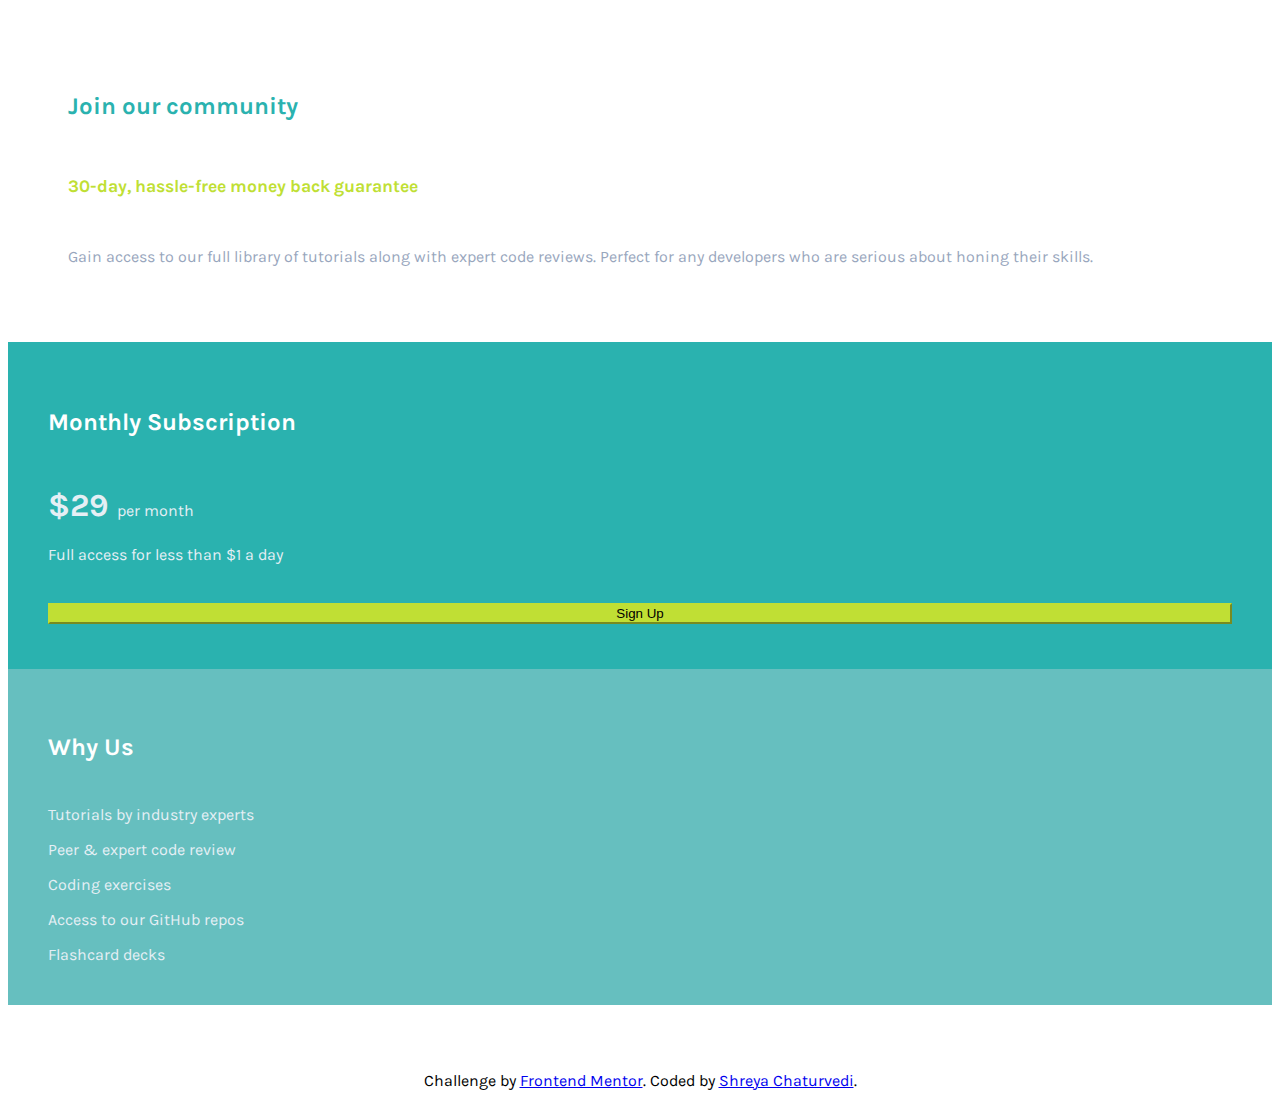
<file: self/practise/single-price-grid-component-master/index.html>
<!DOCTYPE html>
<html lang="en">

<head>
  <meta charset="UTF-8">
  <!-- <meta name="viewport" content="width=device-width, initial-scale=1.0"displays site properly based on user's device -->
 <!-- Google Fonts -->
  <link rel="preconnect" href="https://fonts.gstatic.com">
  <link href="https://fonts.googleapis.com/css2?family=Karla:wght@400;700&display=swap" rel="stylesheet">
  <!-- Images -->
  <link rel="icon" type="image/png" sizes="32x32" href="./images/favicon-32x32.png">
  <!-- Styling -->
  <link href="https://cdn.jsdelivr.net/npm/bootstrap@5.0.1/dist/css/bootstrap.min.css" rel="stylesheet" integrity="sha384-+0n0xVW2eSR5OomGNYDnhzAbDsOXxcvSN1TPprVMTNDbiYZCxYbOOl7+AMvyTG2x" crossorigin="anonymous">
  <link rel="stylesheet" href="css/styles.css">
  <!-- Bootstrap scripts -->
  <script src="https://cdn.jsdelivr.net/npm/bootstrap@5.0.1/dist/js/bootstrap.bundle.min.js" integrity="sha384-gtEjrD/SeCtmISkJkNUaaKMoLD0//ElJ19smozuHV6z3Iehds+3Ulb9Bn9Plx0x4" crossorigin="anonymous"></script>
  <script src="https://cdn.jsdelivr.net/npm/@popperjs/core@2.9.2/dist/umd/popper.min.js" integrity="sha384-IQsoLXl5PILFhosVNubq5LC7Qb9DXgDA9i+tQ8Zj3iwWAwPtgFTxbJ8NT4GN1R8p" crossorigin="anonymous"></script>
  <script src="https://cdn.jsdelivr.net/npm/bootstrap@5.0.1/dist/js/bootstrap.min.js" integrity="sha384-Atwg2Pkwv9vp0ygtn1JAojH0nYbwNJLPhwyoVbhoPwBhjQPR5VtM2+xf0Uwh9KtT" crossorigin="anonymous"></script>
  <title>Frontend Mentor | Single Price Grid Component</title>
</head>

<body>
   <div class="container-lg container-md container-sm border rounded shadow-lg p-3 mb-5 bg-white rounded">
    <div class="row">
      <div class="col-lg-12 col-sm-12 sections" id="join_community">
        <h3 class="first_heading">Join our community</h3>
        <h6 class="second_heading">30-day, hassle-free money back guarantee</h6>
        <p class="section_text">Gain access to our full library of tutorials along with expert code reviews.
        Perfect for any developers who are serious about honing their skills.</p>
      </div>
      <div class="col-lg-6 sections" id="subscription">
        <h3 class="second_heading">Monthly Subscription</h3>
        <p class="section_text"><span class="price">&dollar;29 </span>per month</p>
        <p class="section_text">Full access for less than &dollar;1 a day</p>
        <button type="button" name="button" class="btn btn-primary btn-lg btn-block">Sign Up</button>
      </div>
      <div class="col-lg-6 sections" id="why_us">
        <h3 class="second_heading">Why Us</h3>
        <p class="section_text">Tutorials by industry experts</p>
        <p class="section_text">Peer &amp; expert code review</p>
        <p class="section_text">Coding exercises</p>
        <p class="section_text">Access to our GitHub repos</p>
        <p class="section_text">Flashcard decks</p>
      </div>
    </div>

    <footer>
      <p class="attribution section_text">
        Challenge by <a href="https://www.frontendmentor.io?ref=challenge" target="_blank">Frontend Mentor</a>.
        Coded by <a href="#">Shreya Chaturvedi</a>.
      </p>
    </footer>

</div>
</body>

</html>
</file>
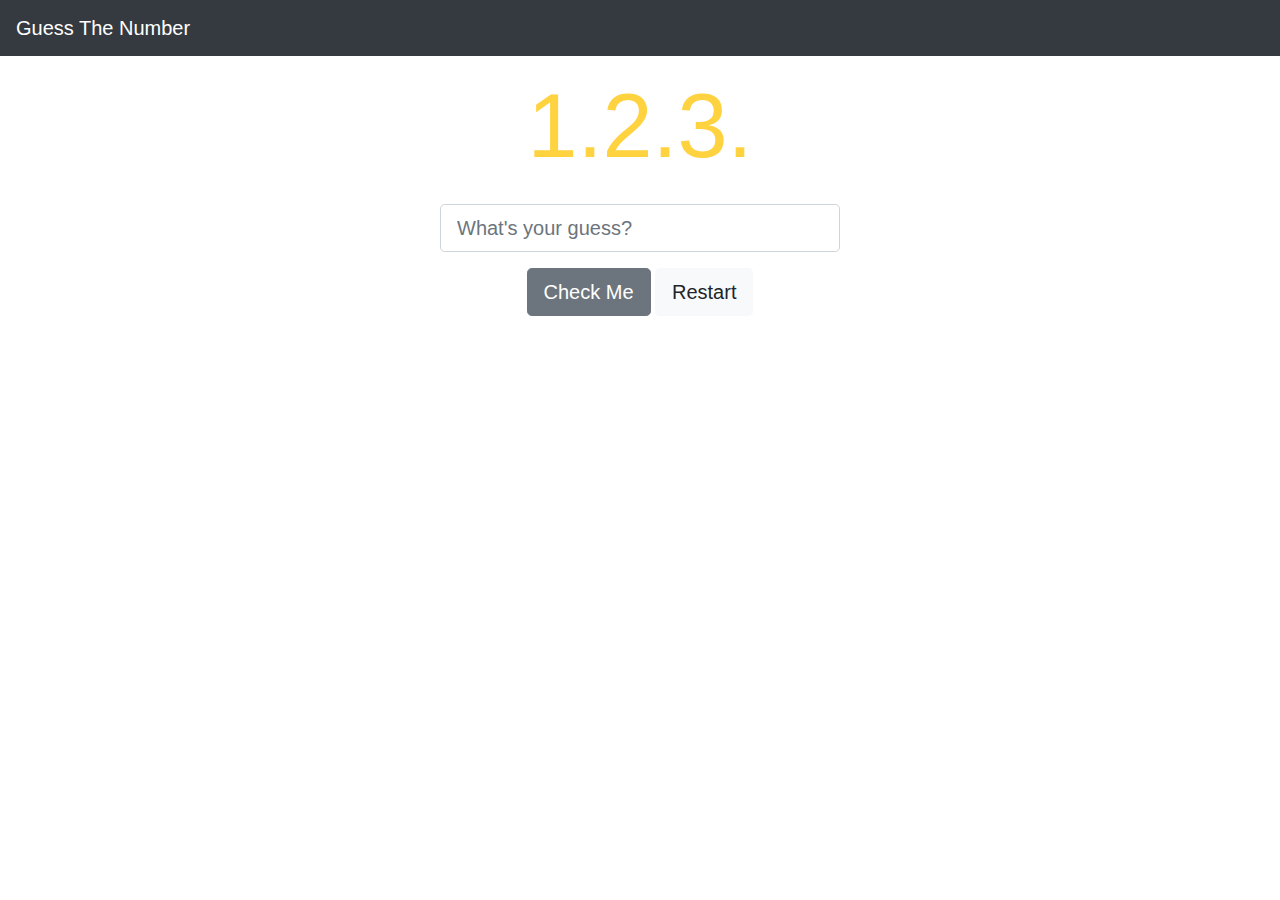
<file: self/Clever/JavaScriptCrashCourse/Guess-The-NumberExercise/index.html>
<!DOCTYPE html>
<html>
<head>
    <title>Guess The Number</title>
    <link rel="stylesheet" href="https://stackpath.bootstrapcdn.com/bootstrap/4.3.1/css/bootstrap.min.css" integrity="sha384-ggOyR0iXCbMQv3Xipma34MD+dH/1fQ784/j6cY/iJTQUOhcWr7x9JvoRxT2MZw1T" crossorigin="anonymous">
    <link rel="stylesheet" type="text/css" href="style.css">
    <script src="script.js"></script>
</head>
<body class="text-center">
    <nav class="navbar navbar-dark bg-dark">
        <!-- Navbar content -->
        <a class="navbar-brand" href="#">Guess The Number</a>
    </nav>
    <main>
        <h1 class="banner p-3">1.2.3.</h1>
        <div class="form-group ">
            <input id="number-guess" class="form-control form-control-lg" type="number" placeholder="What's your guess?">
        </div>
        <div id="result">
            <!-- This is where the result will be-->
        </div>
        <button type="button" id="number-submit" class="btn btn-lg btn-secondary">Check Me</button>
        <button type="button" id="restart-game" class="btn btn-lg btn-light">Restart</button>
        <div id="history">
            <!-- This is where the guess history will be-->
        </div>
    </main>
</body>
</html>
</file>
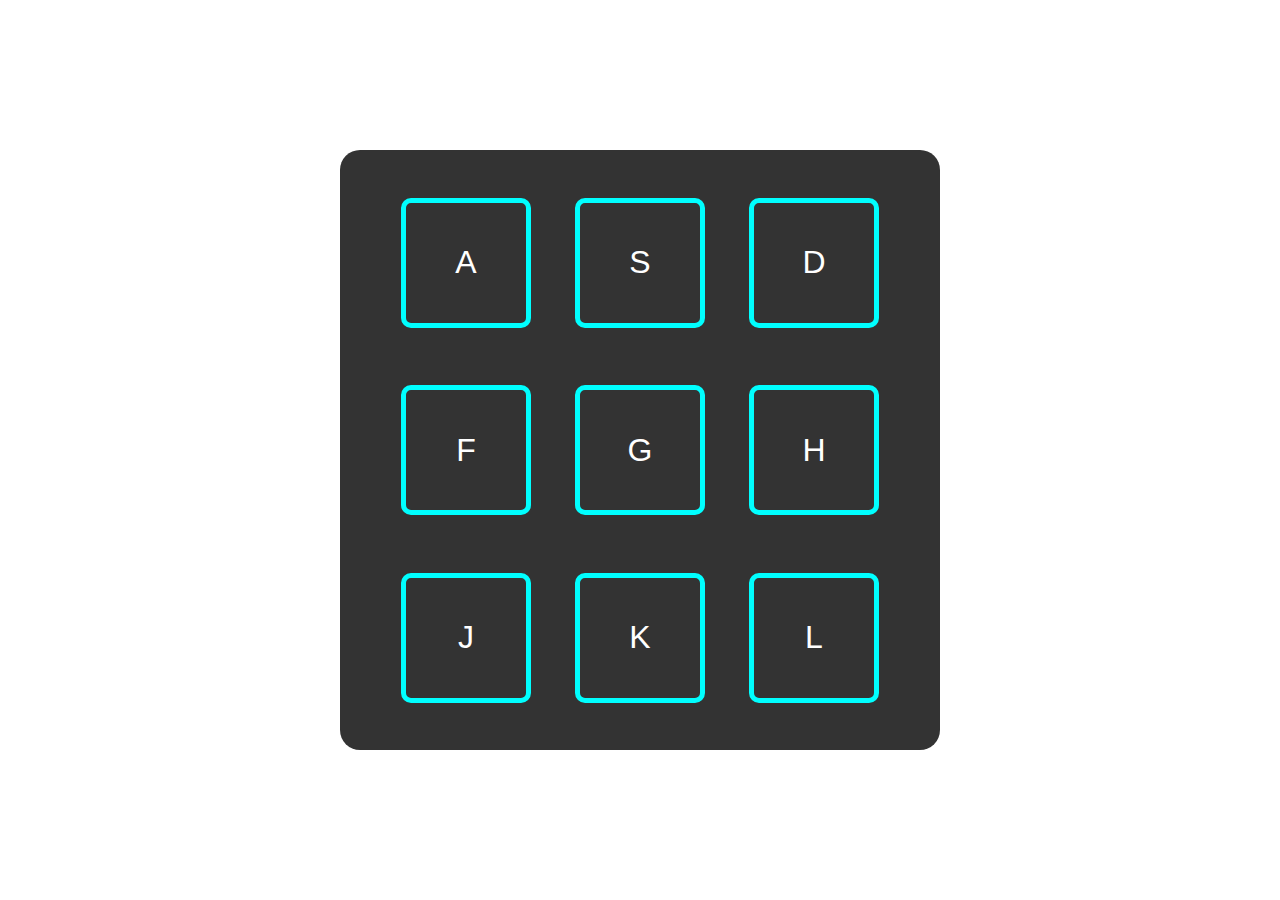
<file: self/Clever/pwj-module-7-oop-master/exercises/beatBoxJS/index.html>
<!DOCTYPE html>
<head>
    <meta charset="utf-8">
    <meta http-equiv="X-UA-Compatible" content="IE=edge">
    <title>BeatBoxJS</title>
    <meta name="description" content="">
    <meta name="viewport" content="width=device-width, initial-scale=1">
    <link rel="stylesheet" href="./style.css">
</head>
<body>
    <div class="container">
        <div class="beatbox">
            <div class="beat">
                <div id="65" class="button">A</div>
            </div>
            <div class="beat">
                <div id="83" class="button">S</div>
            </div>
            <div class="beat">
                <div id="68" class="button">D</div>
            </div>
            <div class="beat">
                <div id="70" class="button">F</div>
            </div>
            <div class="beat">
                <div id="71" class="button">G</div>
            </div>
            <div class="beat">
                <div id="72" class="button">H</div>
            </div>
            <div class="beat">
                <div id="74" class="button">J</div>
            </div>
            <div class="beat">
                <div id="75" class="button">K</div>
            </div>
            <div class="beat">
                <div id="76" class="button">L</div>
            </div>
        </div>
    </div>
    <script src="./utils.js"></script>
    <script src="./script.js" ></script>
</body>
</html>
</file>
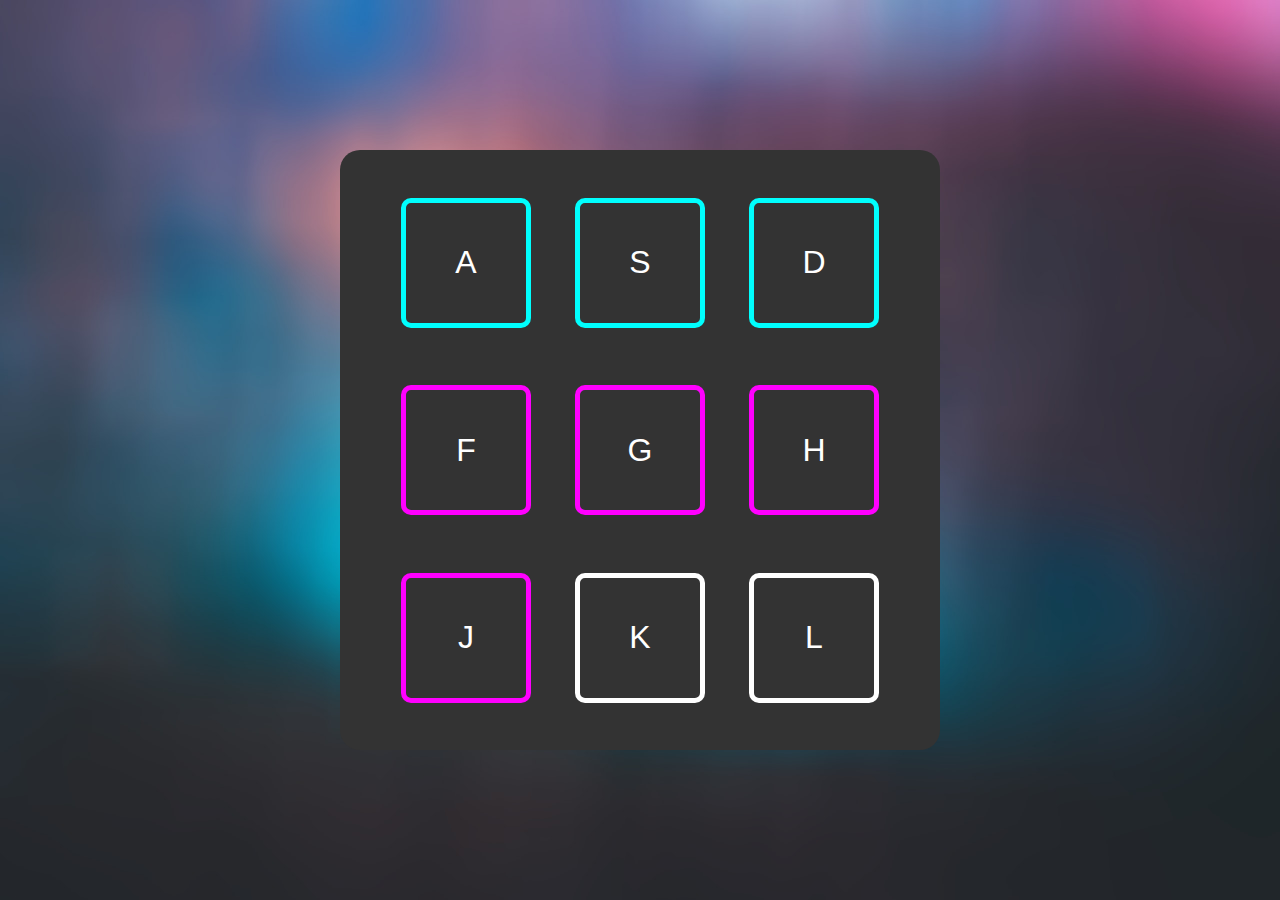
<file: self/Clever/pwj-module-7-oop-master/solutions/beatBoxJS(Solution)/index.html>
<!DOCTYPE html>
<head>
    <meta charset="utf-8">
    <meta http-equiv="X-UA-Compatible" content="IE=edge">
    <title>BeatBoxJS</title>
    <meta name="description" content="">
    <meta name="viewport" content="width=device-width, initial-scale=1">
    <link rel="stylesheet" href="./style.css">
</head>
<body>
    <div class="container">
        <div class="beatbox">
            <div class="beat">
                <div id="65" class="button">A</div>
            </div>
            <div class="beat">
                <div id="83" class="button">S</div>
            </div>
            <div class="beat">
                <div id="68" class="button">D</div>
            </div>
            <div class="beat">
                <div id="70" class="button">F</div>
            </div>
            <div class="beat">
                <div id="71" class="button">G</div>
            </div>
            <div class="beat">
                <div id="72" class="button">H</div>
            </div>
            <div class="beat">
                <div id="74" class="button">J</div>
            </div>
            <div class="beat">
                <div id="75" class="button">K</div>
            </div>
            <div class="beat">
                <div id="76" class="button">L</div>
            </div>
        </div>
    </div>
    <script src="./utils.js"></script>
    <script src="./script.js" ></script>
</body>
</html>
</file>
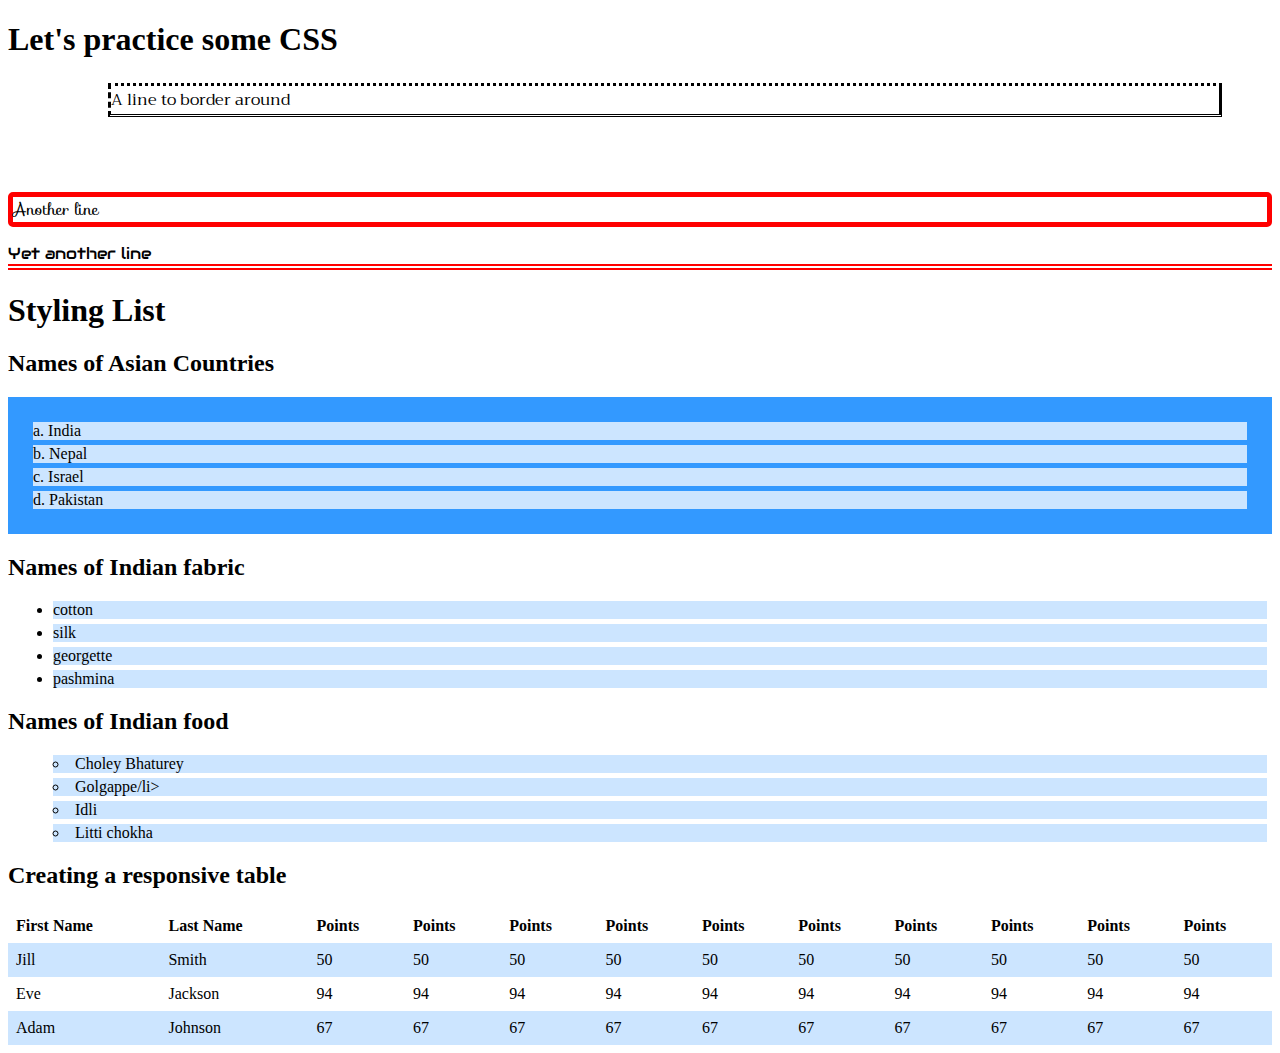
<file: self/W3School/CSS/cssdemo1.html>
<!DOCTYPE html>
<html lang="en" dir="ltr">

<head>
  <link rel="stylesheet" href="https://fonts.googleapis.com/css?family=Trirong|Sofia|Audiowide&effect=fire">
  <meta charset="utf-8">
  <title>Css Tutorial</title>
</head>
<style media="screen">
  body {}

  p.border {
    /*border-top-style:dotted;
  border-bottom-style:solid;
  border-left-style:dotted;
  border-right-style:solid; */
    border-style: dotted solid double dashed;
    margin: 25px 50px 75px 100px;
    font-family: "Trirong", serif;

  }

  #shorthand {
    border: 5px solid red;
    border-radius: 5px;
    font-family: "Sofia", serif;
  }

  .singleside {
    border-bottom: 6px double red;
    font-family: "Audiowide", serif;
  }

  ul.a {
    list-style-type: lower-alpha;
    list-style-position: inside;
    background: #3399ff;
    padding: 20px;
    /*list-style-image:url("https://media.istockphoto.com/vectors/checkbox-vector-id1077395338?k=6&m=1077395338&s=612x612&w=0&h=0gEauLUTaw2aaOCgy3IrYDBp1dtgCaF46cZzzETflLY=");*/

  }

  ul.b {
    list-style-type: disc;
    list-style-position: outside;
  }

  ul.c {
    list-style: circle inside;
  }

  ul li {
    background: #cce5ff;
    margin: 5px;
  }
  table {
  border-collapse: collapse;
  width: 100%;
}

 tr:nth-child(even){
  background-color: #cce5ff;
}

th, td {
  text-align: left;
  padding: 8px;
}
</style>

<body>
  <h1>Let's practice some CSS</h1>
  <p class="border">A line to border around</p>
  <p id=shorthand>Another line</p>
  <p class="singleside"> Yet another line </p>

  <h1>Styling List </h1>
  <h2>Names of Asian Countries</h2>
  <ul class="a">
    <li>India</li>
    <li>Nepal</li>
    <li>Israel</li>
    <li>Pakistan</li>
  </ul>
  <h2>Names of Indian fabric</h2>
  <ul class="b">
    <li>cotton</li>
    <li>silk</li>
    <li>georgette</li>
    <li>pashmina</li>
  </ul>
  <h2>Names of Indian food</h2>
  <ul class="c">
    <li>Choley Bhaturey</li>
    <li>Golgappe/li>
    <li>Idli</li>
    <li>Litti chokha</li>
  </ul>

  <h2>Creating a responsive table</h2>

<div style="overflow-x:auto;">
  <table>
    <tr>
      <th>First Name</th>
      <th>Last Name</th>
      <th>Points</th>
      <th>Points</th>
      <th>Points</th>
      <th>Points</th>
      <th>Points</th>
      <th>Points</th>
      <th>Points</th>
      <th>Points</th>
      <th>Points</th>
      <th>Points</th>
    </tr>
    <tr>
      <td>Jill</td>
      <td>Smith</td>
      <td>50</td>
      <td>50</td>
      <td>50</td>
      <td>50</td>
      <td>50</td>
      <td>50</td>
      <td>50</td>
      <td>50</td>
      <td>50</td>
      <td>50</td>
    </tr>
    <tr>
      <td>Eve</td>
      <td>Jackson</td>
      <td>94</td>
      <td>94</td>
      <td>94</td>
      <td>94</td>
      <td>94</td>
      <td>94</td>
      <td>94</td>
      <td>94</td>
      <td>94</td>
      <td>94</td>
    </tr>
    <tr>
      <td>Adam</td>
      <td>Johnson</td>
      <td>67</td>
      <td>67</td>
      <td>67</td>
      <td>67</td>
      <td>67</td>
      <td>67</td>
      <td>67</td>
      <td>67</td>
      <td>67</td>
      <td>67</td>
    </tr>
  </table>
</div>

</body>

</html>
</file>
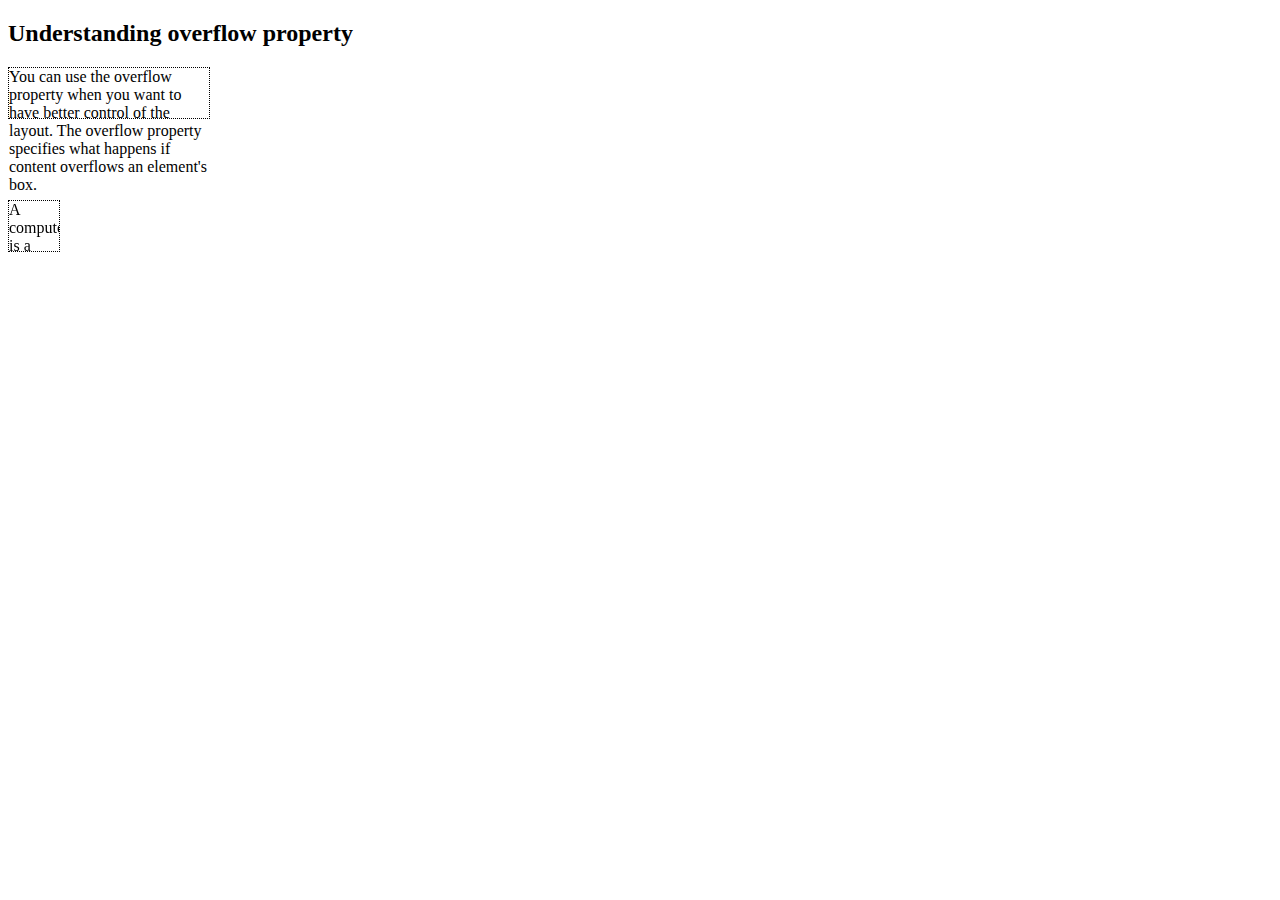
<file: self/W3School/CSS/Overflow.html>
<!DOCTYPE html>
<html lang="en" dir="ltr">
  <head>
    <meta charset="utf-8">
    <title>Overflow Text</title>
    <style media="screen">
      .visibleText{
        width:200px;
        height:50px;
        border:1px dotted black;
        overflow: visible;
      }

      .hiddenText{
        position: fixed;
        top: 200px;
        width:50px;
        height:50px;
        border:1px dotted black;
        overflow-x: s;
        overflow-y: scroll;
      }


    </style>
  </head>
  <body>
    <h2>Understanding overflow property</h2>
    <div class="visibleText">You can use the overflow property when you
      want to have better control of the layout.
      The overflow property specifies what happens
      if content overflows an element's box.</div>

      <div class="hiddenText">A computer is a machine that can be programmed to carry out sequences of arithmetic or logical operations automatically. Modern computers can perform generic sets of operations known as programs. These programs enable computers to perform a wide range of tasks. A computer system is a "complete" computer that includes the hardware, operating system (main software), and peripheral equipment needed and used for "full" operation. This term may also refer to a group of computers that are linked and function together, such as a computer network or computer cluster.
      A broad range of industrial and consumer products use computers as control systems. Simple special-purpose devices like microwave ovens and remote controls are included, as are factory devices like industrial robots and computer-aided design, as well as general-purpose devices like personal computers and mobile devices like smartphones. Computers power the Internet, which links hundreds of millions of other computers and users.
      </div>

      <h2></h2>

  </body>
</html>
</file>
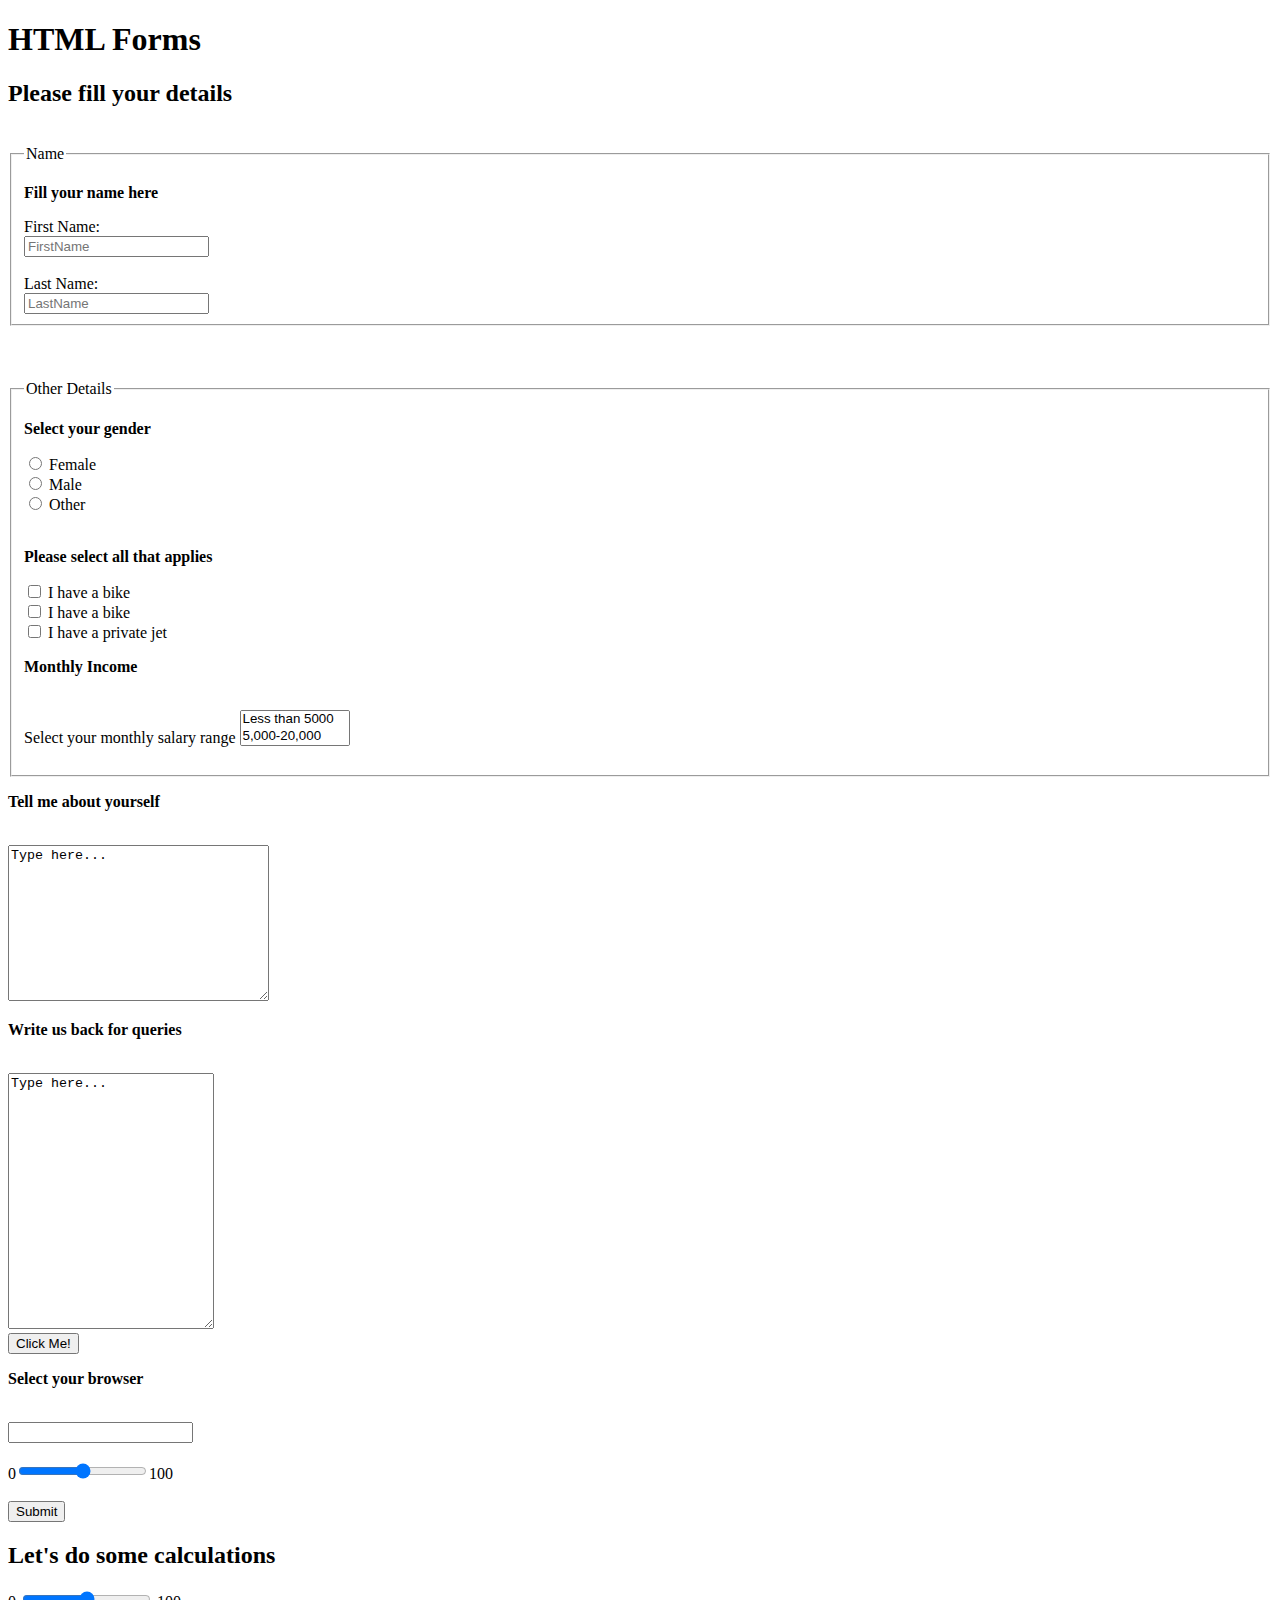
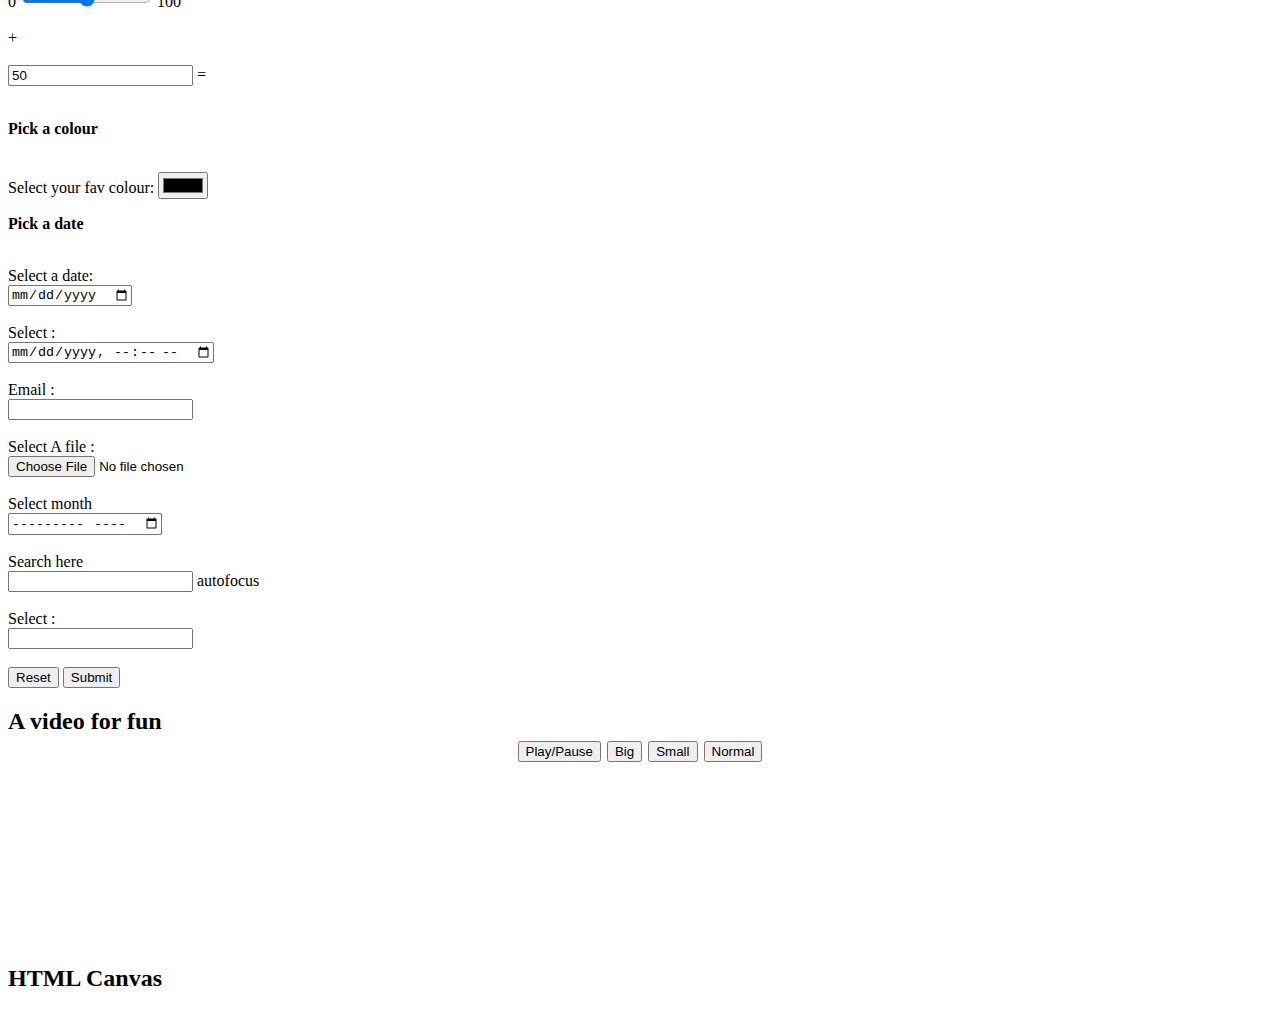
<file: self/W3School/HTML/html-forms2.html>
<!DOCTYPE html>
<html>

<head>


</head>

<body>
<h1> HTML Forms </h1>
<h2> Please fill your details </h2>
<br>

<form action="/action_page.php" target ="_blank" method="post" invalidate autocomplete="off">

<fieldset>
<legend> Name </legend>
<p><strong>Fill your name here </strong> </p>
<label for="fname"> First Name: </label><br>
<input type="text" id="fname" name="fname" placeholder ="FirstName"><br>
<br>

<label for="lname"> Last Name: </label><br>
<input type="text" id="lname" name="lname" placeholder="LastName"> 
</fieldset>
<br>
<br>
<br>

<fieldset>
<legend> Other Details</legend>
<p><strong>Select your gender</strong> </p>
<input type="radio" id="female" name="gender" value="female">
<label for="female"> Female </label><br>

<input type="radio" id="male" name="gender" value="male">
<label for="male"> Male</label><br>

<input type="radio" id="other" name="gender" value="other">
<label for="other"> Other </label><br>
<br>

<p><strong>Please select all that applies</strong> </p>
<input type="checkbox" id="vehicle1" name="vehicle1" value="Bike">
<label for="vehicle1"> I have a bike </label><br>

<input type="checkbox" id="vehicle2" name="vehicle2" value="Car">
<label for="vehicle1"> I have a bike </label><br>

<input type="checkbox" id="vehicle3" name="vehicle3" value="Private Jet">
<label for="vehicle1"> I have a private jet </label><br>

<p><strong>Monthly Income</strong> </p><br>
<label for "salary"> Select your monthly salary range</label>

<select id="salary" name="salary" size="2" multiple>
  <option value="Less than 5000"> Less than 5000</option>
  <option value=" 5000-20000"> 5,000-20,000</option>
  <option value="20,000-50,000">20,000-50,000</option>
   <option value="50,000-1,00,000">250,000-1,00,000</option>
</select>
<br>
<br>

</fieldset>
<p><strong>Tell me about yourself</strong> </p><br>
<textarea name="about" rows="10" cols="30">Type here...
</textarea>
<br>

<p><strong>Write us back for queries</strong> </p><br>
<textarea name="about1" style="width:200px;height:250px;">Type here...
</textarea>
<br>
<button type="button" onclick="alert('You clicked a button')"> Click Me!</button>

<p><strong>Select your browser</strong> </p><br>

<input list ="browsers">
<datalist id="browsers">
<option value="IE">
<option value="Chrome">
<option value="Firefox">
<option value="Edge">
<option value="Safari">
</datalist>

<br>
<br>

0<input type="range" id="a" name="a" value="50">100
<br>
<br>

<input type="submit" value="Submit">
<h2>Let's do some calculations </h2>
</form>

<form oninput="x.value=parseInt(a.value)+parseInt(b.value)">


0 <input type="range" id="a" name="a" value="50"> 100 <br><br>+<br><br>
<input type="number" id="b" name="b" value="50">
=
<output name="x" for="a b"></output>
<br><br>


<p><strong>Pick a colour</strong> </p><br>

<label for="favcolor"> Select your fav colour: </label>
<input type="color" id="favcolor" name="favcolor">

<p><strong>Pick a date</strong> </p><br>

<label for="date"> Select a date: </label><br>
<input type="date" id="date" name="date"><br><br>

<label for="timeDate"> Select : </label><br>
<input type="datetime-local" id="timeDate" name="timeDate"><br><br>

<label for="myEmail"> Email : </label><br>
<input type="email" id="myEmail" name="myEmail"><br><br>

<label for="aFile"> Select A file : </label><br>
<input type="file" id="aFile" name="aFile"><br><br>

<label for="dayMonth"> Select month</label><br>
<input type="month" id="bdayMonth" name="dayMonth"><br><br>

<label for="gSearch"> Search here</label><br>
<input type="search" id="gSearch" name="gSearch"> autofocus<br><br>

<label for=" "> Select : </label><br>
<input type="" id=" " name=" "><br><br>


<input type="reset">
<input type="submit"></form>

<h2> A video for fun </video>
<br>

<div style="text-align:center">

<button onclick="playPause()"> Play/Pause</button>
<button onclick="big()"> Big</button>
<button onclick="small()"> Small</button>
<button onclick="medium()"> Normal</button>

<br>
<br>
<video width="420" id="video1">
  <source src="https://www.w3schools.com/html/mov_bbb.mp4" type="video/mp4">
  Your browser does not support the video tag.
</video>

</div>

<script>

var myVideo=document.getElementById("video1");

function playPause(){
if(myVideo.paused)
   myVideo.play();
else
   mVideo.pause();
}

function big(){
myVideo.width=560;
}

function small(){
myVideo.width=320;
}

function medium(){
myVideo.width=420;
}
</script>

<h2> HTML Canvas </h2>





























  



</body>



</html>
</file>
<file: self/practise/single-price-grid-component-master/css/styles.css>
.first_heading{
  color: hsl(179, 62%, 43%);
  font-family: "Karla";
  font-weight: 700;
  font-size: 1.5rem;
}
.second_heading{
  color:#fff;
  font-size:1.5rem;
  padding: 0 0 20px;
  font-family: "Karla";
  font-weight: 700;
}
.section_text{
  color: hsl(204, 43%, 93%);
  font-size: 1rem;
  font-family: "Karla";
  font-weight: 400;
}
.sections{
  background-color: #66BFBF;
  padding:40px 40px 25px;
  /* line-height: 0.5rem; */
}

/* Join community */
#join_community{
  background-color: #fff;
  padding: 60px;
}

#join_community .second_heading{
    color: hsl(71, 73%, 54%);
    font-size: 1.1rem;
    padding: 15px 0 10px;
}
#join_community .section_text{
    color: hsl(218, 22%, 67%);
}
#subscription{
  background-color: hsl(179, 62%, 43%);
  line-height: 1.4;
}
.price{
  font-size: 2rem;
  font-family: "Karla";
  font-weight: 700;
}
.btn{
  background-color: hsl(71, 73%, 54%);
  border-color: hsl(71, 73%, 54%);
  text-align: center;
  margin: 20px 0;
  width: 100%;
}
.btn:hover{
  background-color: hsl(71, 73%, 54%);
}

.attribution{
  color:black;
  text-align: center;
  padding-top: 50px;
}
</file>
<file: self/Clever/JavaScriptCrashCourse/Guess-The-NumberExercise/style.css>
#number-guess, #result, #history {
    max-width: 400px;
    margin: 0 auto;
}

#history {
    margin-top: 16px;
}
  
.banner {
    color: #FFD23F;
    font-size: 90px;
    font-family: sans-serif;
}
</file>
<file: self/Clever/pwj-module-7-oop-master/exercises/beatBoxJS/style.css>
body {
    margin: 0;
}

.container {
    width: 100%;
    height: 100vh;
    display: flex;
    justify-content: center;
    align-items: center;
}

.beatbox {
    width: 600px;
    height: 600px;
    background: #333;
    border-radius: 20px;
    display: flex;
    flex-wrap: wrap;
    justify-content: center;
    align-content: space-evenly;
}

.beat {
    width: 150px;
    height: 150px;
    flex-basis: 29%;
    display: flex;
    justify-content: center;
    align-items: center;
}

.beat .button {
    width: 120px;
    height: 120px;
    border-radius: 10px;
    border: 5px solid aqua;
    color: white;
    display: flex;
    justify-content: center;
    align-items: center;
    font-family: sans-serif;
    font-size: 2em;
}
</file>
<file: self/Clever/pwj-module-7-oop-master/solutions/beatBoxJS(Solution)/style.css>
body {
    margin: 0;
    background-image: url('./assets/background.jpeg');
    background-repeat: no-repeat;
    background-size: cover;
}

.container {
    width: 100%;
    height: 100vh;
    display: flex;
    justify-content: center;
    align-items: center;
}

.beatbox {
    width: 600px;
    height: 600px;
    background: #333;
    border-radius: 20px;
    display: flex;
    flex-wrap: wrap;
    justify-content: center;
    align-content: space-evenly;
}

.beat {
    width: 150px;
    height: 150px;
    flex-basis: 29%;
    display: flex;
    justify-content: center;
    align-items: center;
}

.beat .button {
    width: 120px;
    height: 120px;
    border-radius: 10px;
    border: 5px solid aqua;
    color: white;
    display: flex;
    justify-content: center;
    align-items: center;
    font-family: sans-serif;
    font-size: 2em;
    transition: all 0.2s;
}
</file>
